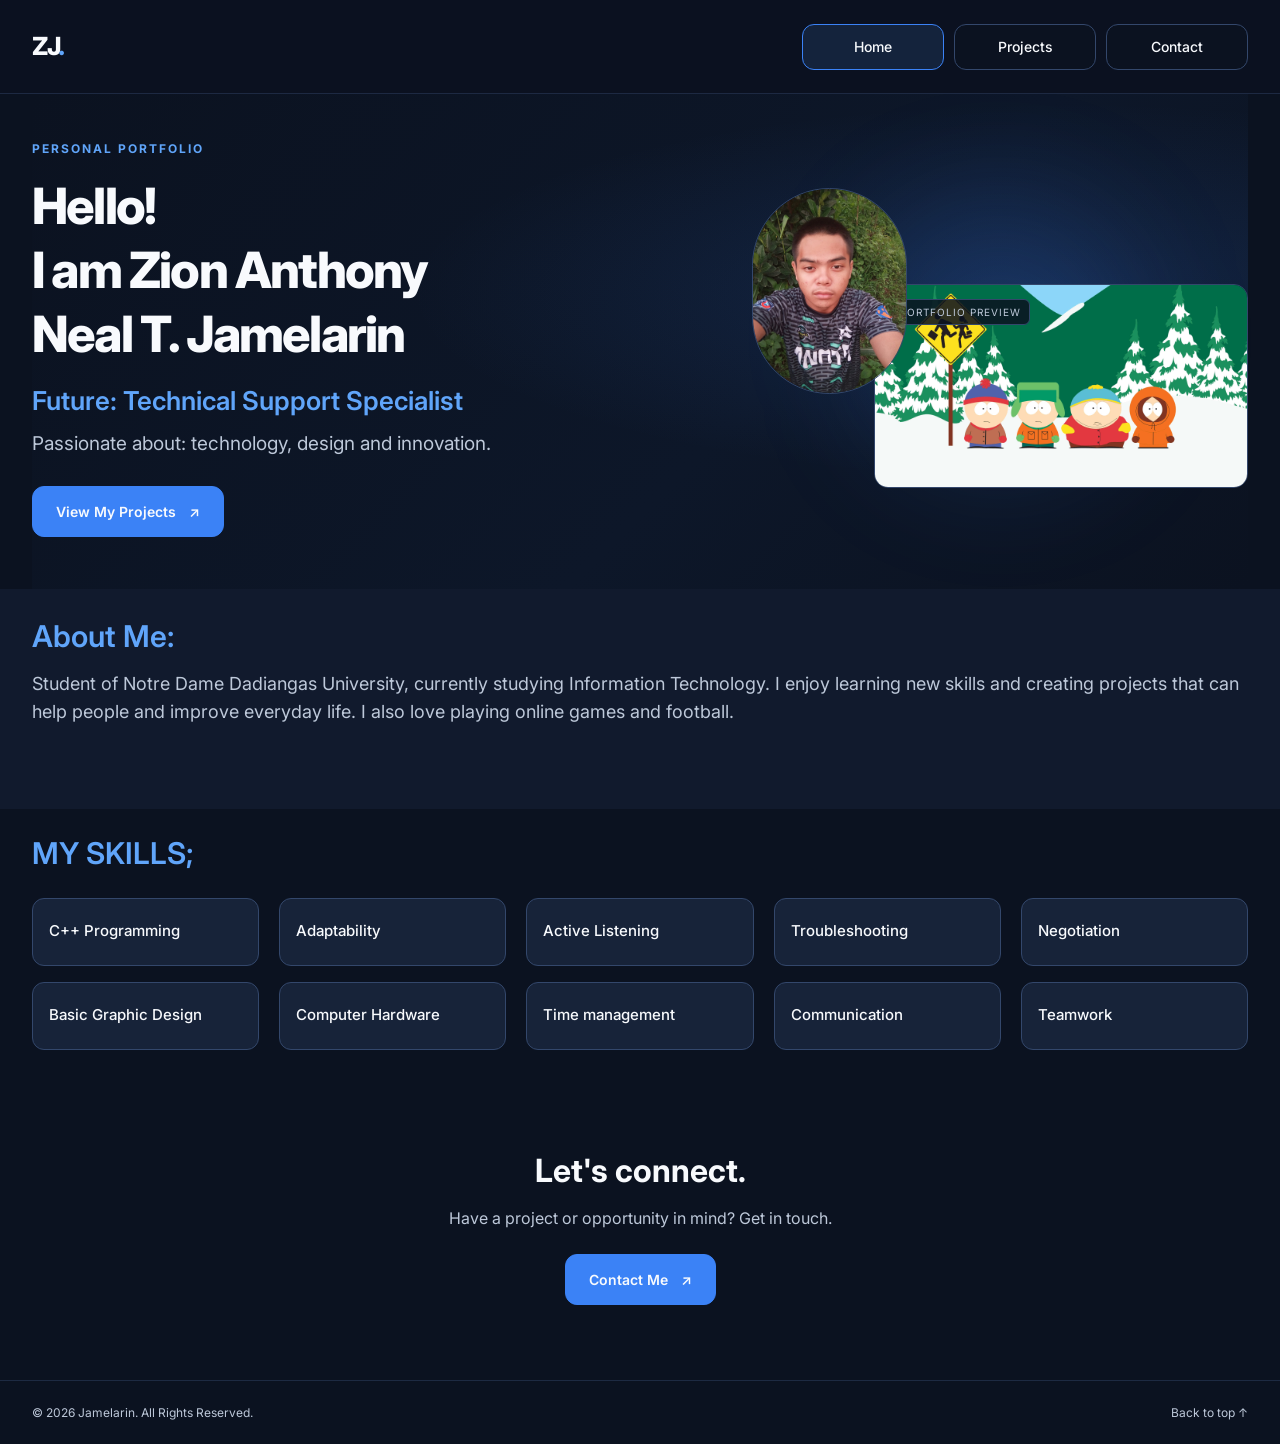
<file: index.html>
<!DOCTYPE html>
<html lang="en">
<head>
  <meta charset="UTF-8">
  <meta name="viewport" content="width=device-width, initial-scale=1.0">
  <meta name="theme-color" content="#0b1220">
  <meta name="description" content="Zion Anthony Neal T. Jamelarin's personal portfolio.">
  <title>Zion Jamelarin | Portfolio</title>
  <link rel="preconnect" href="https://fonts.googleapis.com">
  <link rel="preconnect" href="https://fonts.gstatic.com" crossorigin>
  <link href="https://fonts.googleapis.com/css2?family=Inter:wght@400;500;600;700;800&display=swap" rel="stylesheet">
  <link rel="stylesheet" href="styles.css">
  <script src="script.js" defer></script>
</head>
<body>
  <header class="site-header">
    <a class="brand" href="index.html" aria-label="Zion Jamelarin home">ZJ<span>.</span></a>
    <button class="menu-toggle" aria-label="Toggle navigation" aria-expanded="false">☰</button>
    <nav class="navigation" aria-label="Main navigation">
      <a class="nav-link active" href="index.html">Home</a>
      <a class="nav-link" href="projects.html">Projects</a>
      <a class="nav-link" href="contact.html">Contact</a>
    </nav>
  </header>

  <main>
    <section class="hero section-container">
      <div class="hero-copy">
        <p class="eyebrow">PERSONAL PORTFOLIO</p>
        <h1>Hello!<br>I am Zion Anthony<br>Neal T. Jamelarin</h1>
        <h2>Future: Technical Support Specialist</h2>
        <p class="hero-description">Passionate about: technology, design and innovation.</p>
        <a class="button button-primary" href="projects.html">View My Projects <span aria-hidden="true">↗</span></a>
      </div>
      <div class="hero-visual">
        <div class="portrait-frame">
          <img src="assets/profile.jpg" alt="Portrait of Zion Anthony Jamelarin" onerror="this.style.display='none';this.nextElementSibling.style.display='grid'">
          <div class="image-fallback">ZJ<span>.</span></div>
        </div>
        <div class="preview-frame">
          <span class="preview-label">PORTFOLIO PREVIEW</span>
          <img src="assets/home-preview.jpg" alt="Portfolio website preview" onerror="this.style.display='none';this.nextElementSibling.style.display='grid'">
          <div class="preview-fallback"><span>HOME</span><strong>Design.<br>Build.<br>Improve.</strong></div>
        </div>
        <div class="visual-glow"></div>
      </div>
    </section>

    <section class="about-section">
      <div class="section-container about-content">
        <h2 class="section-heading">About Me<span>:</span></h2>
        <p>Student of Notre Dame Dadiangas University, currently studying Information Technology. I enjoy learning new skills and creating projects that can help people and improve everyday life. I also love playing online games and football.</p>
      </div>
    </section>

    <section class="skills-section section-container">
      <h2 class="section-heading">MY SKILLS<span>;</span></h2>
      <div class="skills-grid">
        <div class="skill-card">C++ Programming</div>
        <div class="skill-card">Adaptability</div>
        <div class="skill-card">Active Listening</div>
        <div class="skill-card">Troubleshooting</div>
        <div class="skill-card">Negotiation</div>
        <div class="skill-card">Basic Graphic Design</div>
        <div class="skill-card">Computer Hardware</div>
        <div class="skill-card">Time management</div>
        <div class="skill-card">Communication</div>
        <div class="skill-card">Teamwork</div>
      </div>
    </section>

    <section class="cta-section section-container">
      <h2>Let's connect.</h2>
      <p>Have a project or opportunity in mind? Get in touch.</p>
      <a class="button button-primary" href="contact.html">Contact Me <span aria-hidden="true">↗</span></a>
    </section>
  </main>

  <footer class="site-footer">
    <p>© <span data-year>2026</span> Jamelarin. All Rights Reserved.</p>
    <a href="index.html">Back to top ↑</a>
  </footer>
</body>
</html>
</file>
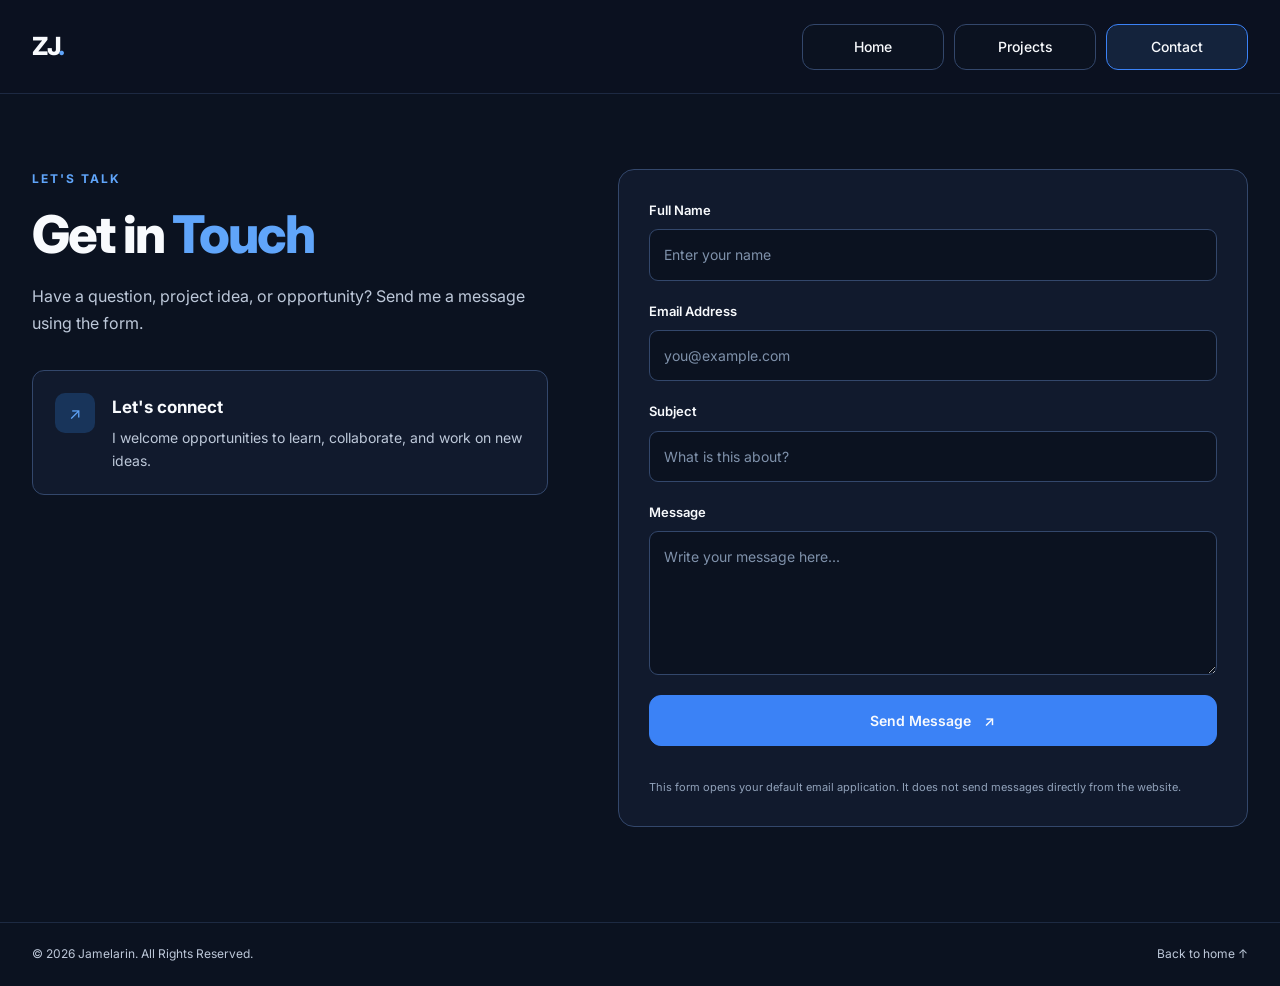
<file: contact.html>
<!DOCTYPE html>
<html lang="en">
<head>
  <meta charset="UTF-8">
  <meta name="viewport" content="width=device-width, initial-scale=1.0">
  <meta name="theme-color" content="#0b1220">
  <title>Contact | Zion Jamelarin</title>
  <link rel="preconnect" href="https://fonts.googleapis.com">
  <link rel="preconnect" href="https://fonts.gstatic.com" crossorigin>
  <link href="https://fonts.googleapis.com/css2?family=Inter:wght@400;500;600;700;800&display=swap" rel="stylesheet">
  <link rel="stylesheet" href="styles.css">
  <script src="script.js" defer></script>
</head>
<body>
  <header class="site-header">
    <a class="brand" href="index.html">ZJ<span>.</span></a>
    <button class="menu-toggle" aria-label="Toggle navigation" aria-expanded="false">☰</button>
    <nav class="navigation" aria-label="Main navigation">
      <a class="nav-link" href="index.html">Home</a>
      <a class="nav-link" href="projects.html">Projects</a>
      <a class="nav-link active" href="contact.html">Contact</a>
    </nav>
  </header>

  <main class="contact-main section-container">
    <div class="contact-copy">
      <p class="eyebrow">LET'S TALK</p>
      <h1 class="page-title">Get in <span>Touch</span></h1>
      <p class="page-intro">Have a question, project idea, or opportunity? Send me a message using the form.</p>
      <div class="contact-note">
        <span class="contact-icon">↗</span>
        <div>
          <h2>Let's connect</h2>
          <p>I welcome opportunities to learn, collaborate, and work on new ideas.</p>
        </div>
      </div>
    </div>

    <form class="contact-form" id="contact-form">
      <div class="form-field">
        <label for="name">Full Name</label>
        <input id="name" name="name" type="text" autocomplete="name" placeholder="Enter your name" required>
      </div>
      <div class="form-field">
        <label for="email">Email Address</label>
        <input id="email" name="email" type="email" autocomplete="email" placeholder="you@example.com" required>
      </div>
      <div class="form-field">
        <label for="subject">Subject</label>
        <input id="subject" name="subject" type="text" placeholder="What is this about?" required>
      </div>
      <div class="form-field">
        <label for="message">Message</label>
        <textarea id="message" name="message" rows="5" placeholder="Write your message here..." required></textarea>
      </div>
      <button class="button button-primary submit-button" type="submit">Send Message <span aria-hidden="true">↗</span></button>
      <p class="form-status" id="form-status" role="status" aria-live="polite"></p>
      <p class="form-disclaimer">This form opens your default email application. It does not send messages directly from the website.</p>
    </form>
  </main>

  <footer class="site-footer">
    <p>© <span data-year>2026</span> Jamelarin. All Rights Reserved.</p>
    <a href="index.html">Back to home ↑</a>
  </footer>
</body>
</html>
</file>
<file: styles.css>
:root {
  --background: #0b1220;
  --surface: #111a2d;
  --card: #172339;
  --border: #33476b;
  --blue: #3b82f6;
  --light-blue: #60a5fa;
  --white: #f8fafd;
  --muted: #bdc8d9;
  --font: "Inter", sans-serif;
  --radius: 12px;
  --content-width: 1296px;
}

* {
  box-sizing: border-box;
}

html {
  scroll-behavior: smooth;
  scroll-padding-top: 90px;
}

body {
  margin: 0;
  min-width: 320px;
  background: var(--background);
  color: var(--white);
  font-family: var(--font);
  font-size: 16px;
  line-height: 1.65;
}

body.dialog-open {
  overflow: hidden;
}

a {
  color: inherit;
  text-decoration: none;
}

button,
input,
textarea {
  font: inherit;
}

button,
a {
  -webkit-tap-highlight-color: transparent;
}

button:focus-visible,
a:focus-visible,
input:focus-visible,
textarea:focus-visible {
  outline: 2px solid var(--light-blue);
  outline-offset: 4px;
}

img {
  display: block;
  max-width: 100%;
}

.section-container {
  width: min(var(--content-width), calc(100% - 64px));
  margin-inline: auto;
}

.site-header {
  position: relative;
  z-index: 10;
  display: flex;
  align-items: center;
  justify-content: space-between;
  min-height: 94px;
  padding: 20px max(32px, calc((100% - var(--content-width)) / 2));
  background: rgba(11, 18, 32, 0.94);
  border-bottom: 1px solid rgba(51, 71, 107, 0.45);
}

.brand {
  font-size: 25px;
  font-weight: 800;
  letter-spacing: -1.5px;
}

.brand span,
.image-fallback span,
.section-heading span {
  color: var(--light-blue);
}

.navigation {
  display: flex;
  align-items: center;
  gap: 10px;
}

.nav-link {
  display: inline-flex;
  align-items: center;
  justify-content: center;
  min-width: 142px;
  min-height: 46px;
  padding: 10px 20px;
  border: 1px solid var(--border);
  border-radius: var(--radius);
  background: var(--background);
  color: var(--white);
  font-size: 14px;
  font-weight: 500;
  transition: background 180ms ease, border-color 180ms ease, transform 180ms ease;
}

.nav-link:hover,
.nav-link.active {
  border-color: var(--blue);
  background: #14233c;
}

.nav-link:hover {
  transform: translateY(-2px);
}

.menu-toggle {
  display: none;
  border: 1px solid var(--border);
  border-radius: 9px;
  padding: 8px 12px;
  background: var(--surface);
  color: var(--white);
  cursor: pointer;
}

.hero {
  position: relative;
  display: grid;
  grid-template-columns: minmax(0, 1.15fr) minmax(330px, 0.85fr);
  align-items: center;
  gap: 48px;
  min-height: 440px;
  padding-block: 45px 52px;
  isolation: isolate;
}

.hero::before {
  position: absolute;
  z-index: -1;
  inset: 0;
  background:
    radial-gradient(ellipse at 85% 40%, rgba(59, 130, 246, 0.15), transparent 45%),
    linear-gradient(135deg, #0b1220, #0d1729 60%, #0b1220);
  content: "";
}

.hero-copy {
  position: relative;
  z-index: 1;
}

.eyebrow {
  margin: 0 0 15px;
  color: var(--light-blue);
  font-size: 12px;
  font-weight: 700;
  letter-spacing: 2px;
}

.hero h1 {
  margin: 0 0 17px;
  font-size: clamp(35px, 4vw, 50px);
  font-weight: 800;
  line-height: 1.28;
  letter-spacing: -1.8px;
}

.hero h2 {
  margin: 0 0 9px;
  color: var(--light-blue);
  font-size: 26px;
  font-weight: 600;
  line-height: 1.4;
}

.hero-description {
  margin: 0 0 26px;
  color: var(--muted);
  font-size: 19px;
}

.button {
  display: inline-flex;
  align-items: center;
  justify-content: center;
  gap: 13px;
  min-height: 50px;
  padding: 13px 23px;
  border: 1px solid transparent;
  border-radius: var(--radius);
  font-size: 14px;
  font-weight: 600;
  cursor: pointer;
  transition: transform 180ms ease, background 180ms ease, border-color 180ms ease;
}

.button:hover {
  transform: translateY(-2px);
}

.button-primary {
  background: var(--blue);
  border-color: var(--blue);
  color: var(--white);
}

.button-primary:hover {
  background: #2563eb;
  border-color: #2563eb;
}

.button-secondary {
  background: var(--surface);
  border-color: var(--border);
  color: var(--white);
}

.hero-visual {
  position: relative;
  display: flex;
  min-height: 300px;
  align-items: center;
  justify-content: center;
}

.visual-glow {
  position: absolute;
  z-index: -1;
  width: 270px;
  height: 270px;
  border-radius: 50%;
  background: rgba(59, 130, 246, 0.16);
  filter: blur(60px);
}

.portrait-frame {
  position: absolute;
  z-index: 2;
  top: 0;
  left: 0;
  display: grid;
  width: 155px;
  height: 206px;
  overflow: hidden;
  place-items: center;
  border: 1px solid var(--border);
  border-radius: 137px;
  background: var(--card);
}

.portrait-frame img {
  width: 100%;
  height: 100%;
  object-fit: cover;
}

.image-fallback {
  display: grid;
  width: 100%;
  height: 100%;
  place-items: center;
  font-size: 40px;
  font-weight: 800;
}

.preview-frame {
  position: absolute;
  right: 0;
  bottom: 0;
  display: grid;
  width: min(100%, 374px);
  height: 204px;
  overflow: hidden;
  place-items: center;
  border: 1px solid var(--border);
  border-radius: 14px;
  background: var(--card);
}

.preview-frame img {
  width: 100%;
  height: 100%;
  object-fit: cover;
}

.preview-label {
  position: absolute;
  z-index: 1;
  top: 14px;
  left: 16px;
  padding: 4px 8px;
  border: 1px solid var(--border);
  border-radius: 6px;
  background: rgba(11, 18, 32, 0.85);
  color: var(--muted);
  font-size: 10px;
  letter-spacing: 1px;
}

.preview-fallback {
  display: none;
  width: 100%;
  height: 100%;
  padding: 25px;
  align-content: center;
  background: linear-gradient(135deg, #111a2d, #172f53);
}

.preview-fallback span {
  color: var(--light-blue);
  font-size: 11px;
  letter-spacing: 2px;
}

.preview-fallback strong {
  margin-top: 9px;
  font-size: 25px;
  line-height: 1.2;
}

.about-section {
  background: var(--surface);
}

.about-content {
  min-height: 220px;
  padding-block: 28px;
}

.section-heading {
  margin: 0 0 14px;
  color: var(--light-blue);
  font-size: 30px;
  font-weight: 600;
  line-height: 1.3;
}

.about-content p {
  max-width: 1220px;
  margin: 0;
  color: var(--muted);
  font-size: 18px;
  line-height: 1.6;
}

.skills-section {
  padding-block: 25px 55px;
}

.skills-grid {
  display: grid;
  grid-template-columns: repeat(5, minmax(0, 1fr));
  gap: 16px 20px;
  margin-top: 25px;
}

.skill-card {
  display: flex;
  min-height: 68px;
  align-items: center;
  padding: 16px;
  border: 1px solid var(--border);
  border-radius: var(--radius);
  background: var(--card);
  color: var(--white);
  font-size: 15px;
  font-weight: 500;
  transition: transform 180ms ease, border-color 180ms ease;
}

.skill-card:hover {
  transform: translateY(-3px);
  border-color: var(--light-blue);
}

.cta-section {
  padding-block: 40px 75px;
  text-align: center;
}

.cta-section h2 {
  margin: 0 0 8px;
  font-size: 32px;
}

.cta-section p {
  margin: 0 0 22px;
  color: var(--muted);
}

.site-footer {
  display: flex;
  min-height: 64px;
  align-items: center;
  justify-content: space-between;
  gap: 20px;
  padding: 14px max(32px, calc((100% - var(--content-width)) / 2));
  border-top: 1px solid rgba(51, 71, 107, 0.45);
  background: var(--background);
  color: var(--muted);
  font-size: 12px;
}

.site-footer p {
  margin: 0;
}

.site-footer a:hover {
  color: var(--light-blue);
}

/* Projects page */

.page-main {
  min-height: calc(100vh - 158px);
  padding-block: 65px 85px;
}

.page-title {
  margin: 0;
  font-size: clamp(38px, 5vw, 52px);
  font-weight: 800;
  letter-spacing: -1.8px;
  line-height: 1.2;
}

.page-title span {
  color: var(--light-blue);
}

.page-intro {
  max-width: 680px;
  margin: 17px 0 38px;
  color: var(--muted);
  font-size: 16px;
}

.projects-grid {
  display: grid;
  grid-template-columns: repeat(3, minmax(0, 1fr));
  align-items: stretch;
  gap: 24px;
}

.project-card {
  overflow: hidden;
  border: 1px solid var(--border);
  border-radius: 15px;
  background: var(--surface);
  transition: transform 180ms ease, border-color 180ms ease;
}

.project-card:hover {
  transform: translateY(-4px);
  border-color: var(--light-blue);
}

.project-image {
  width: 100%;
  height: 180px;
  object-fit: cover;
  background: linear-gradient(135deg, #172339, #203c64);
}

.project-card-content {
  padding: 24px;
}

.project-number {
  color: var(--light-blue);
  font-size: 11px;
  font-weight: 700;
  letter-spacing: 1.5px;
}

.project-card h2 {
  margin: 10px 0;
  font-size: 22px;
  line-height: 1.35;
}

.project-card p {
  min-height: 78px;
  margin: 0 0 20px;
  color: var(--muted);
  font-size: 14px;
}

.tag-list {
  display: flex;
  flex-wrap: wrap;
  gap: 8px;
  margin-bottom: 22px;
}

.tag-list span {
  padding: 5px 9px;
  border: 1px solid var(--border);
  border-radius: 6px;
  background: var(--card);
  color: var(--muted);
  font-size: 11px;
}

.text-button {
  display: inline-flex;
  align-items: center;
  gap: 10px;
  padding: 0;
  border: 0;
  background: transparent;
  color: var(--light-blue);
  font-weight: 600;
  cursor: pointer;
}

.text-button:hover {
  color: var(--white);
}

.project-dialog {
  position: fixed;
  width: min(500px, calc(100% - 32px));
  padding: 32px;
  border: 1px solid var(--border);
  border-radius: 16px;
  background: var(--surface);
  color: var(--white);
}

.project-dialog::backdrop {
  background: rgba(3, 8, 18, 0.78);
  backdrop-filter: blur(5px);
}

.project-dialog h2 {
  margin: 0 0 12px;
}

.project-dialog p:not(.eyebrow) {
  color: var(--muted);
}

.dialog-close {
  position: absolute;
  top: 10px;
  right: 14px;
  border: 0;
  background: transparent;
  color: var(--muted);
  font-size: 27px;
  cursor: pointer;
}

/* Contact page */

.contact-main {
  display: grid;
  grid-template-columns: minmax(0, 0.9fr) minmax(0, 1.1fr);
  align-items: start;
  gap: 70px;
  padding-block: 75px 95px;
}

.contact-copy .page-intro {
  margin-bottom: 34px;
}

.contact-note {
  display: flex;
  align-items: flex-start;
  gap: 17px;
  padding: 22px;
  border: 1px solid var(--border);
  border-radius: var(--radius);
  background: var(--surface);
}

.contact-icon {
  display: grid;
  width: 40px;
  height: 40px;
  flex: 0 0 auto;
  place-items: center;
  border-radius: 10px;
  background: #18345a;
  color: var(--light-blue);
}

.contact-note h2 {
  margin: 0 0 5px;
  font-size: 17px;
}

.contact-note p {
  margin: 0;
  color: var(--muted);
  font-size: 14px;
}

.contact-form {
  display: grid;
  gap: 20px;
  padding: 30px;
  border: 1px solid var(--border);
  border-radius: 16px;
  background: var(--surface);
}

.form-field {
  display: grid;
  gap: 8px;
}

.form-field label {
  font-size: 13px;
  font-weight: 600;
}

.form-field input,
.form-field textarea {
  width: 100%;
  border: 1px solid var(--border);
  border-radius: 9px;
  padding: 13px 14px;
  background: var(--background);
  color: var(--white);
  font-size: 14px;
  transition: border-color 180ms ease;
}

.form-field input::placeholder,
.form-field textarea::placeholder {
  color: #7f91aa;
}

.form-field input:focus,
.form-field textarea:focus {
  border-color: var(--light-blue);
  outline: none;
}

.form-field textarea {
  min-height: 130px;
  resize: vertical;
}

.submit-button {
  width: 100%;
}

.form-status {
  margin: 0;
  color: var(--light-blue);
  font-size: 13px;
}

.form-disclaimer {
  margin: -8px 0 0;
  color: #91a2ba;
  font-size: 11px;
}

/* Responsive layouts */

@media (max-width: 1050px) {
  .hero {
    gap: 25px;
  }

  .skills-grid {
    grid-template-columns: repeat(3, minmax(0, 1fr));
  }

  .projects-grid {
    grid-template-columns: repeat(2, minmax(0, 1fr));
  }

  .contact-main {
    gap: 35px;
  }
}

@media (max-width: 720px) {
  .section-container {
    width: calc(100% - 36px);
  }

  .site-header {
    min-height: 76px;
    padding: 15px 18px;
  }

  .menu-toggle {
    display: block;
  }

  .navigation {
    position: absolute;
    top: calc(100% + 1px);
    right: 0;
    left: 0;
    display: none;
    align-items: stretch;
    padding: 15px 18px 20px;
    border-bottom: 1px solid var(--border);
    background: var(--background);
  }

  .navigation.is-open {
    display: flex;
    flex-direction: column;
  }

  .nav-link {
    width: 100%;
  }

  .hero {
    grid-template-columns: 1fr;
    gap: 24px;
    padding-block: 45px 35px;
  }

  .hero h1 {
    font-size: clamp(34px, 9vw, 46px);
  }

  .hero h2 {
    font-size: 21px;
  }

  .hero-description {
    font-size: 16px;
  }

  .hero-visual {
    min-height: 280px;
    margin-top: 5px;
  }

  .portrait-frame {
    left: 5px;
    width: 125px;
    height: 165px;
  }

  .preview-frame {
    width: min(82%, 374px);
    height: 180px;
  }

  .about-content {
    min-height: 0;
    padding-block: 28px 35px;
  }

  .section-heading {
    font-size: 26px;
  }

  .about-content p {
    font-size: 15px;
  }

  .skills-section {
    padding-block: 30px 40px;
  }

  .skills-grid {
    grid-template-columns: repeat(2, minmax(0, 1fr));
    gap: 12px;
  }

  .skill-card {
    min-height: 62px;
    padding: 12px;
    font-size: 13px;
  }

  .cta-section {
    padding-block: 35px 50px;
  }

  .site-footer {
    align-items: flex-start;
    padding: 18px;
    font-size: 11px;
  }

  .page-main {
    padding-block: 45px 55px;
  }

  .projects-grid {
    grid-template-columns: 1fr;
  }

  .project-card p {
    min-height: 0;
  }

  .contact-main {
    grid-template-columns: 1fr;
    gap: 28px;
    padding-block: 45px 60px;
  }

  .contact-form {
    padding: 22px;
  }
}

@media (prefers-reduced-motion: reduce) {
  *,
  *::before,
  *::after {
    scroll-behavior: auto !important;
    animation-duration: 0.01ms !important;
    transition-duration: 0.01ms !important;
  }
}
</file>
